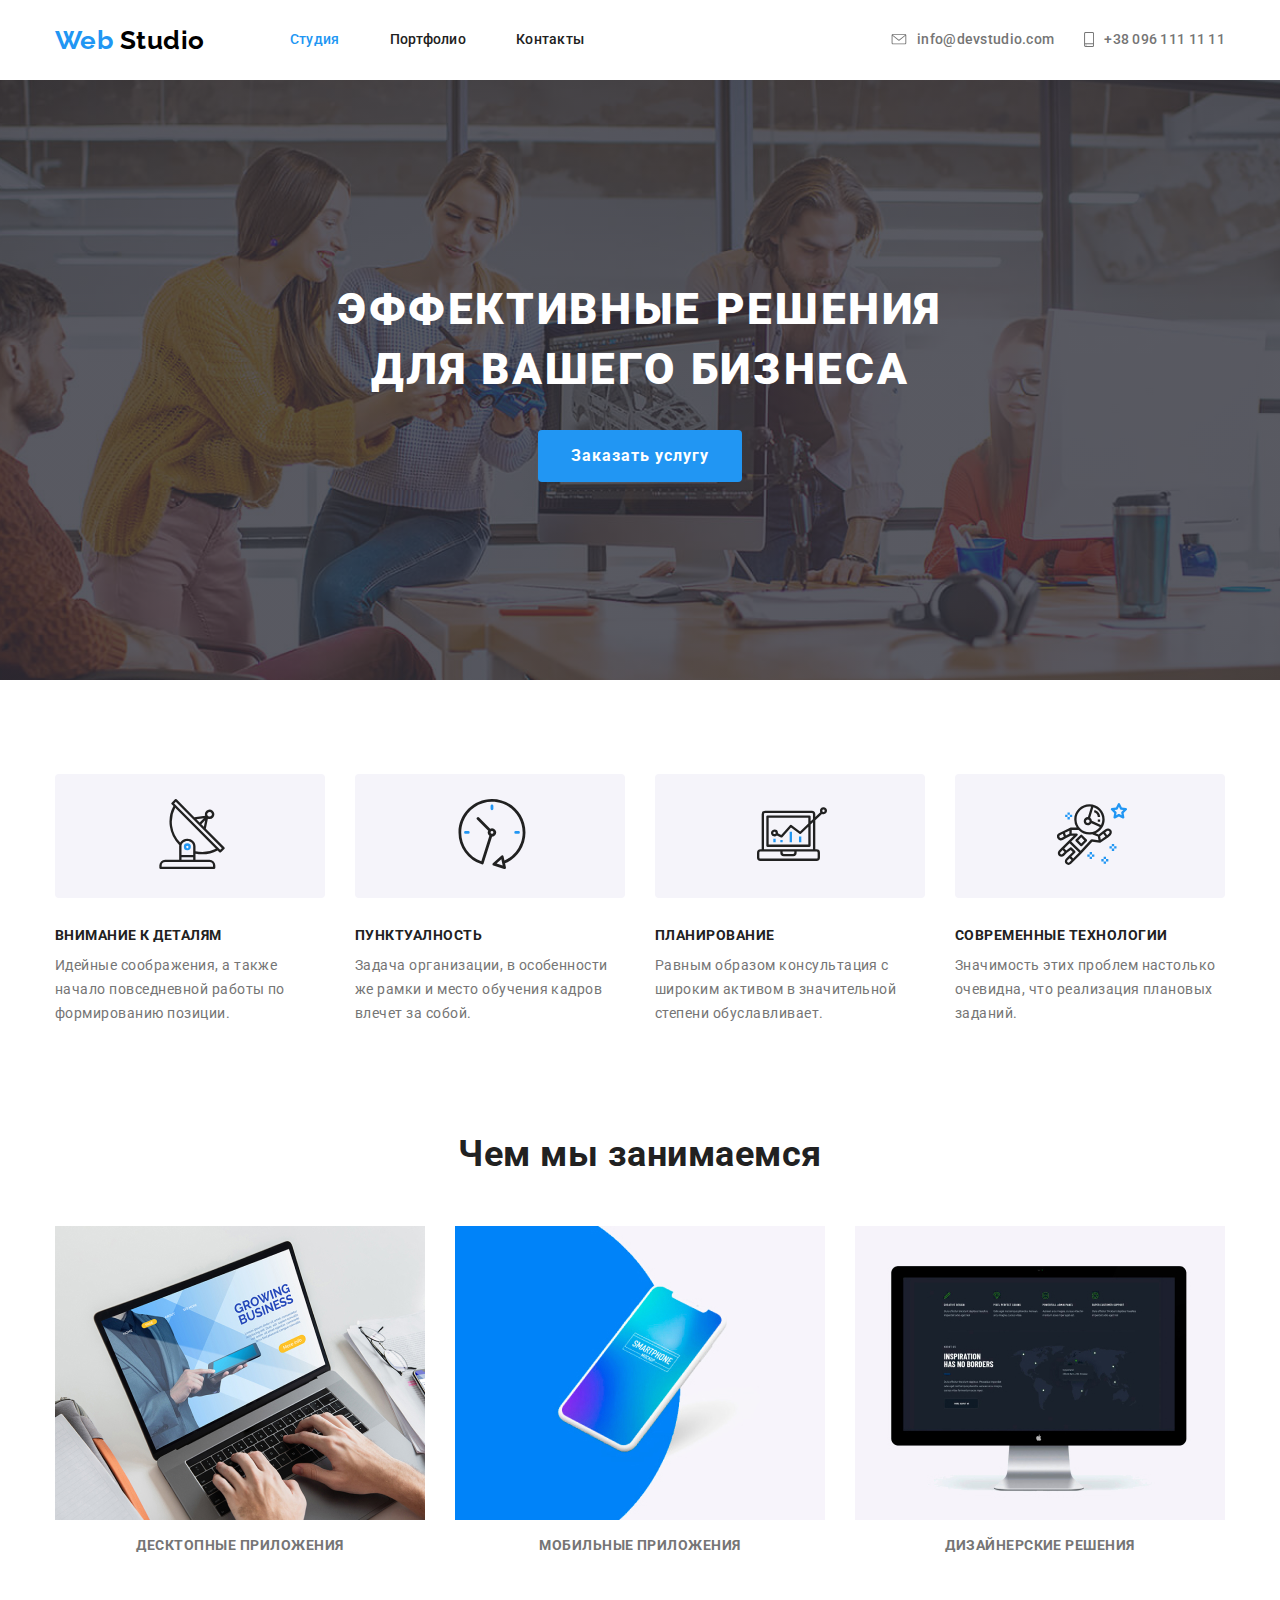
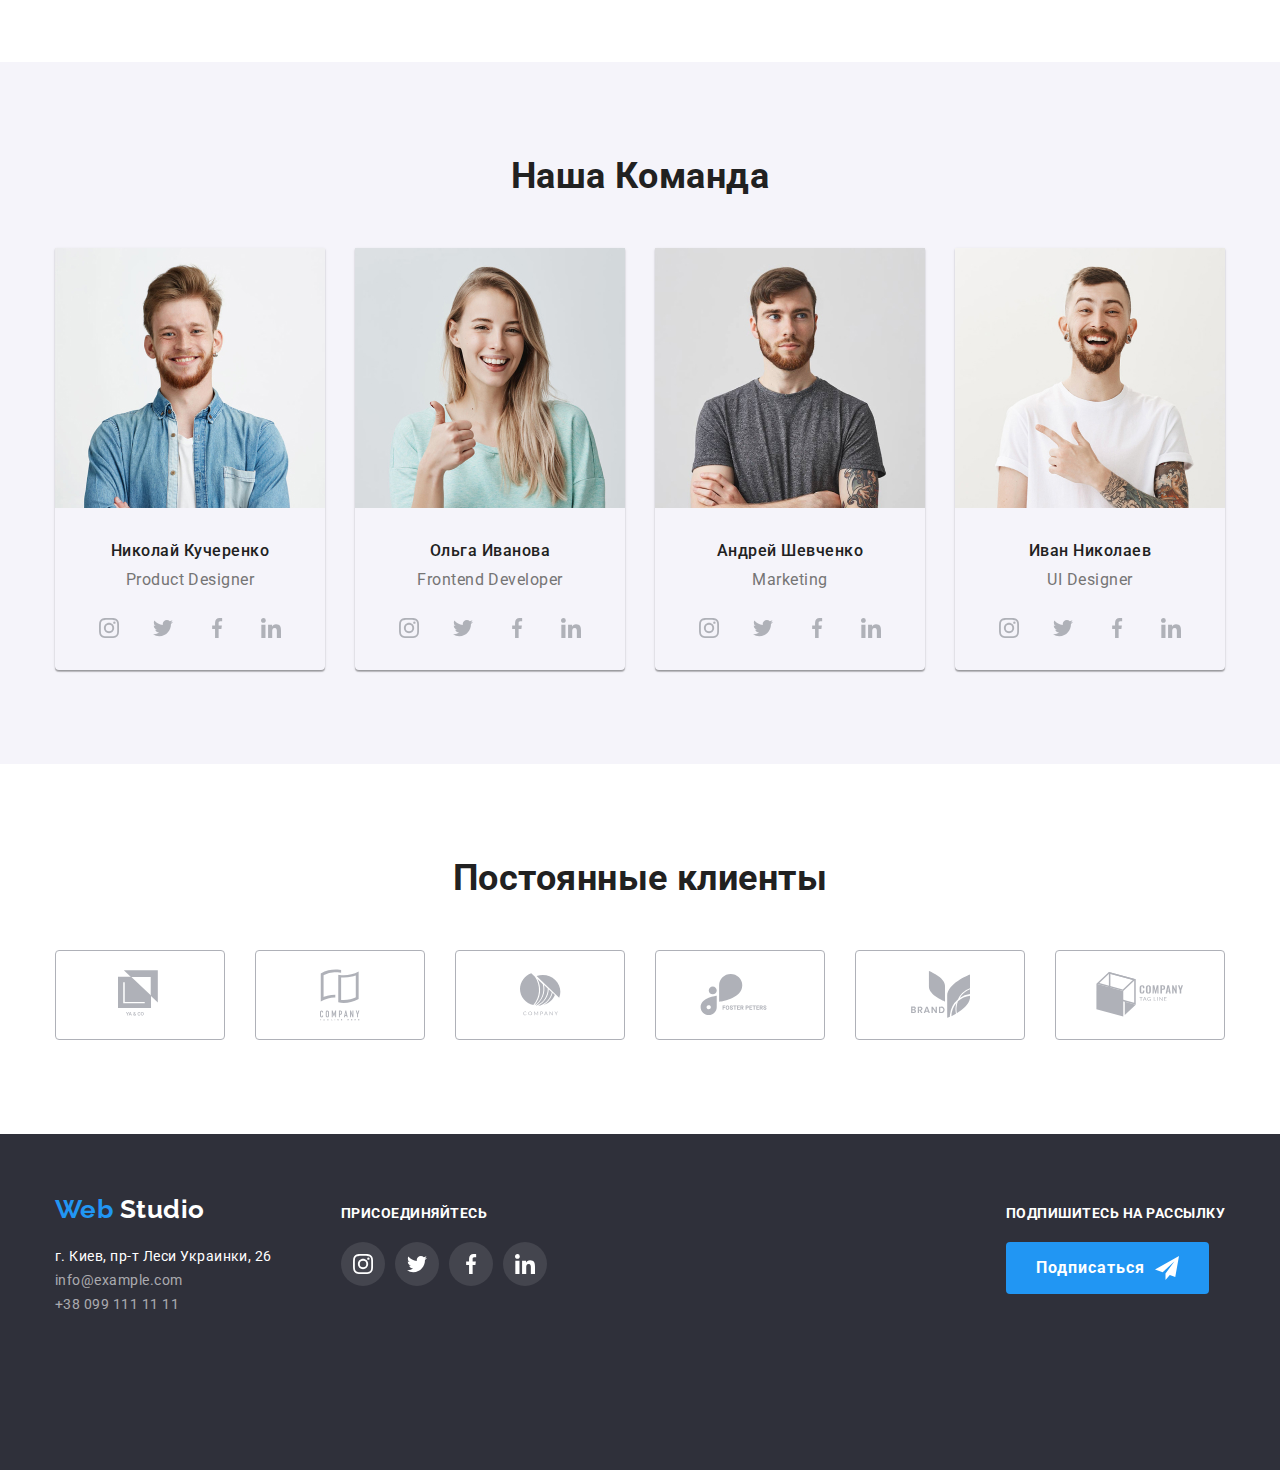
<file: index.html>
<!DOCTYPE html>
<html lang="ru">
  <head>
    <meta charset="UTF-8" />
    <meta name="viewport" content="width=device-width, initial-scale=1.0" />
    <title>Web Studio</title>
    <link
      href="https://fonts.googleapis.com/css2?family=Raleway:wght@700&family=Roboto:wght@400;500;700;900&display=swap"
      rel="stylesheet"
    />
    <link
      rel="stylesheet"
      href="https://cdnjs.cloudflare.com/ajax/libs/modern-normalize/0.7.0/modern-normalize.min.css"
    />

    <link rel="stylesheet" href="./сss/styles.css" />
  </head>
  <body>
    <!-- Шапка -->
    <header>
      <div class="container header">
        <nav class="header-nav">
          <a href="" class="logo link">
            <span class="logo-accent link">Web</span> Studio</a
          >

          <ul class="pages-nav list">
            <li class="item"><a href="" class="link current">Студия</a></li>
            <li class="item">
              <a href="./portfolio.html" class="link">Портфолио</a>
            </li>
            <li class="item"><a href="" class="link">Контакты</a></li>
          </ul>
        </nav>

        <ul class="header-contacts list">
          <li class="header-mail">
            <a href="mailto:info@devstudio.com" class="contacts link"
              ><svg class="icon-mail">
                <use href="./images/sprite.svg#envelope"></use>
              </svg>
              info@devstudio.com</a
            >
          </li>
          <li class="header-phone">
            <a href="tel:+380961111111" class="contacts link"
              ><svg class="icon-phone">
                <use href="./images/sprite.svg#smartphone"></use>
              </svg>
              +38 096 111 11 11</a
            >
          </li>
        </ul>
      </div>
    </header>

    <main>
      <!-- Герой -->
      <section class="hero">
        <h1 class="title">
          Эффективные решения <br />
          для вашего бизнеса
        </h1>
        <button class="hero-btn">Заказать услугу</button>
      </section>

      <!-- Особенности -->
      <section class="section">
        <div class="container features">
          <h2 class="visually-hiden">Особенности</h2>

          <ul class="features-list list">
            <li class="item">
              <div class="features-icon">
                <svg class="icon-antenna">
                  <use href="./images/sprite.svg#antenna"></use>
                </svg>
              </div>
              <h3 class="title">Внимание к деталям</h3>

              <p class="text">
                Идейные соображения, а также начало повседневной работы по
                формированию позиции.
              </p>
            </li>
            <li class="item">
              <div class="features-icon">
                <svg class="icon-clock">
                  <use href="./images/sprite.svg#clock"></use>
                </svg>
              </div>
              <h3 class="title">Пунктуалность</h3>

              <p class="text">
                Задача организации, в особенности же рамки и место обучения
                кадров влечет за собой.
              </p>
            </li>
            <li class="item">
              <div class="features-icon">
                <svg class="icon-diagram">
                  <use href="./images/sprite.svg#diagram"></use>
                </svg>
              </div>
              <h3 class="title">Планирование</h3>

              <p class="text">
                Равным образом консультация с широким активом в значительной
                степени обуславливает.
              </p>
            </li>
            <li class="item">
              <div class="features-icon">
                <svg class="icon-astronaut">
                  <use href="./images/sprite.svg#astronaut"></use>
                </svg>
              </div>
              <h3 class="title">Современные Технологии</h3>
              <p class="text">
                Значимость этих проблем настолько очевидна, что реализация
                плановых заданий.
              </p>
            </li>
          </ul>
        </div>
      </section>

      <!-- Чем мы занимаемся -->
      <section class="section">
        <div class="container">
          <h2 class="section-title">Чем мы занимаемся</h2>

          <ul class="directions list">
            <li class="item">
              <img src="./images/box-1.jpg" alt="Изображение Ноутбука" />
              <h3 class="direction-title">Десктопные приложения</h3>
            </li>
            <li class="item">
              <img src="./images/box-2.jpg" alt="Изображение Смартфона" />
              <h3 class="direction-title">Мобильные приложения</h3>
            </li>
            <li class="item">
              <img src="./images/box-3.jpg" alt="Изображение Монитора" />
              <h3 class="direction-title">Дизайнерские решения</h3>
            </li>
          </ul>
        </div>
      </section>

      <!-- Наша команда -->
      <section class="section our-team">
        <div class="container">
          <h2 class="section-title">Наша Команда</h2>

          <ul class="team list">
            <li class="item">
              <img
                class="img"
                src="./images/team-1.jpg"
                alt="Фотография Николая Кучеренко"
                width="270"
              />

              <h3 class="team-title">Николай Кучеренко</h3>
              <p class="team-position">Product Designer</p>

              <ul class="team-social list">
                <li>
                  <a href="" aria-label="Ссылка на Инстаграм" class="team-link">
                    <svg class="team-link-icon">
                      <use href="./images/sprite.svg#instagram"></use>
                    </svg>
                  </a>
                </li>
                <li>
                  <a href="" aria-label="Ссылка на Твиттер" class="team-link">
                    <svg class="team-link-icon">
                      <use href="./images/sprite.svg#twitter"></use>
                    </svg>
                  </a>
                </li>
                <li>
                  <a href="" aria-label="Ссылка на Фейсбук" class="team-link">
                    <svg class="team-link-icon">
                      <use href="./images/sprite.svg#facebook"></use>
                    </svg>
                  </a>
                </li>
                <li>
                  <a href="" aria-label="Ссылка на ЛинкедИн" class="team-link">
                    <svg class="team-link-icon">
                      <use href="./images/sprite.svg#linkedin"></use>
                    </svg>
                  </a>
                </li>
              </ul>
            </li>

            <li class="item">
              <img
                class="img"
                src="./images/team-2.jpg"
                alt="Фотография Ольги Ивановой"
                width="270"
              />

              <h3 class="team-title">Ольга Иванова</h3>
              <p class="team-position">Frontend Developer</p>

              <ul class="team-social list">
                <li>
                  <a href="" aria-label="Ссылка на Инстаграм" class="team-link">
                    <svg class="team-link-icon">
                      <use href="./images/sprite.svg#instagram"></use>
                    </svg>
                  </a>
                </li>
                <li>
                  <a href="" aria-label="Ссылка на Твиттер" class="team-link">
                    <svg class="team-link-icon">
                      <use href="./images/sprite.svg#twitter"></use>
                    </svg>
                  </a>
                </li>
                <li>
                  <a href="" aria-label="Ссылка на Фейсбук" class="team-link">
                    <svg class="team-link-icon">
                      <use href="./images/sprite.svg#facebook"></use>
                    </svg>
                  </a>
                </li>
                <li>
                  <a href="" aria-label="Ссылка на ЛинкедИн" class="team-link">
                    <svg class="team-link-icon">
                      <use href="./images/sprite.svg#linkedin"></use>
                    </svg>
                  </a>
                </li>
              </ul>
            </li>

            <li class="item">
              <img
                class="img"
                src="./images/team-3.jpg"
                alt="Фотография Андрея Шевченко"
                width="270"
              />

              <h3 class="team-title">Андрей Шевченко</h3>
              <p class="team-position">Marketing</p>

              <ul class="team-social list">
                <li>
                  <a href="" aria-label="Ссылка на Инстаграм" class="team-link">
                    <svg class="team-link-icon">
                      <use href="./images/sprite.svg#instagram"></use>
                    </svg>
                  </a>
                </li>
                <li>
                  <a href="" aria-label="Ссылка на Твиттер" class="team-link">
                    <svg class="team-link-icon">
                      <use href="./images/sprite.svg#twitter"></use>
                    </svg>
                  </a>
                </li>
                <li>
                  <a href="" aria-label="Ссылка на Фейсбук" class="team-link">
                    <svg class="team-link-icon">
                      <use href="./images/sprite.svg#facebook"></use>
                    </svg>
                  </a>
                </li>
                <li>
                  <a href="" aria-label="Ссылка на ЛинкедИн" class="team-link">
                    <svg class="team-link-icon">
                      <use href="./images/sprite.svg#linkedin"></use>
                    </svg>
                  </a>
                </li>
              </ul>
            </li>

            <li class="item">
              <img
                class="img"
                src="./images/team-4.jpg"
                alt="Фотография Ивана Николаева"
                width="270"
              />

              <h3 class="team-title">Иван Николаев</h3>
              <p class="team-position">UI Designer</p>

              <ul class="team-social list">
                <li>
                  <a href="" aria-label="Ссылка на Инстаграм" class="team-link">
                    <svg class="team-link-icon">
                      <use href="./images/sprite.svg#instagram"></use>
                    </svg>
                  </a>
                </li>
                <li>
                  <a href="" aria-label="Ссылка на Твиттер" class="team-link">
                    <svg class="team-link-icon">
                      <use href="./images/sprite.svg#twitter"></use>
                    </svg>
                  </a>
                </li>
                <li>
                  <a href="" aria-label="Ссылка на Фейсбук" class="team-link">
                    <svg class="team-link-icon">
                      <use href="./images/sprite.svg#facebook"></use>
                    </svg>
                  </a>
                </li>
                <li>
                  <a href="" aria-label="Ссылка на ЛинкедИн" class="team-link">
                    <svg class="team-link-icon">
                      <use href="./images/sprite.svg#linkedin"></use>
                    </svg>
                  </a>
                </li>
              </ul>
            </li>
          </ul>
        </div>
      </section>

      <!-- Постоянные клиенты -->
      <section class="section">
        <div class="container clients">
          <h2 class="section-title">Постоянные клиенты</h2>

          <ul class="list">
            <li class="item">
              <a href="" aria-label="Ссылка на клиента" class="client-link">
                <svg class="client-link-logo" width="44" height="49">
                  <use href=./images/sprite.svg#logo-1></use>
                </svg>
              </a>
            </li>

            <li class="item">
              <a href="" aria-label="Ссылка на клиента" class="client-link">
                <svg class="client-link-logo" width="40"  height="52">
                  <use href=./images/sprite.svg#logo-2></use>
                </svg>                
              </a>
            </li>

            <li class="item">
              <a href="" aria-label="Ссылка на клиента" class="client-link">
                <svg class="client-link-logo" width="41" height="43">
                  <use href=./images/sprite.svg#logo-3></use>
                </svg>               
              </a>
            </li>

            <li class="item">
              <a href="" aria-label="Ссылка на клиента" class="client-link">
                <svg class="client-link-logo"  width="80" height="42">
                  <use href=./images/sprite.svg#logo-4></use>
                </svg>                
              </a>
            </li>
            <li class="item">
              <a href="" aria-label="Ссылка на клиента" class="client-link">
                <svg class="client-link-logo"  width="59" height="47">
                  <use href=./images/sprite.svg#logo-5></use>
                </svg>                
              </a>
            </li>
            <li class="item">
              <a href="" aria-label="Ссылка на клиента" class="client-link">
                <svg class="client-link-logo" width="88" height="45">
                  <use href=./images/sprite.svg#logo-6></use>
                </svg>                
              </a>
            </li>
          </ul>
        </div>
      </section>
    </main>
    <!-- Футер -->
    <footer class="footer">
      <div class="container footer-main">
        <div class="logo-contacts">
          <div class="footer-logo">
            <a href="" class="logo-white link">
              <span class="logo-accent link">Web</span> Studio</a
            >
          </div>
          <div class="contacts">
            <p class="contacts-text">
              <span class="adress">г. Киев, пр-т Леси Украинки, 26</span> <br />
              <span class="mail">info@example.com</span> <br />
              <span class="phone">+38 099 111 11 11</span> <br />
            </p>
          </div>
        </div>

        <div class="footer-social">
          <p class="footer-text">Присоединяйтесь</p>
          <ul class="footer-list list">
            <li class="item">
              <a
                href=""
                aria-label="Ссылка на Instagram" class="footer-link">
                <svg class="footer-link-logo">
                  <use href=./images/sprite.svg#instagram></use>
                </svg>
              </a>
            </li>
            <li class="item">
              <a
                href=""
                aria-label="Ссылка на Twitter" class="footer-link">
                <svg class="footer-link-logo">
                  <use href=./images/sprite.svg#twitter></use>
                </svg>
              </a>
            </li>
            <li class="item">
              <a
                href=""
                aria-label="Ссылка на Facebook" class="footer-link">
                <svg class="footer-link-logo">
                  <use href=./images/sprite.svg#facebook></use>
                </svg>
              </a>
            </li>
            <li class="item">
              <a
                href=""
                aria-label="Ссылка на LinkedIn" class="footer-link">
                <svg class="footer-link-logo">
                  <use href=./images/sprite.svg#linkedin></use>
                </svg>
              </a>
            </li>
          </ul>
        </div>

        <div class="subscribe">
          <p class="text">Подпишитесь на рассылку</p>
          <button class="footer-btn">Подписаться
            <svg class="footer-btn-icon" width="24" height="24">
              <use href=./images/sprite.svg#send></use>
            </svg>
          </button>
        </div>
      </div>
    </footer>
  </body>
</html>
</file>
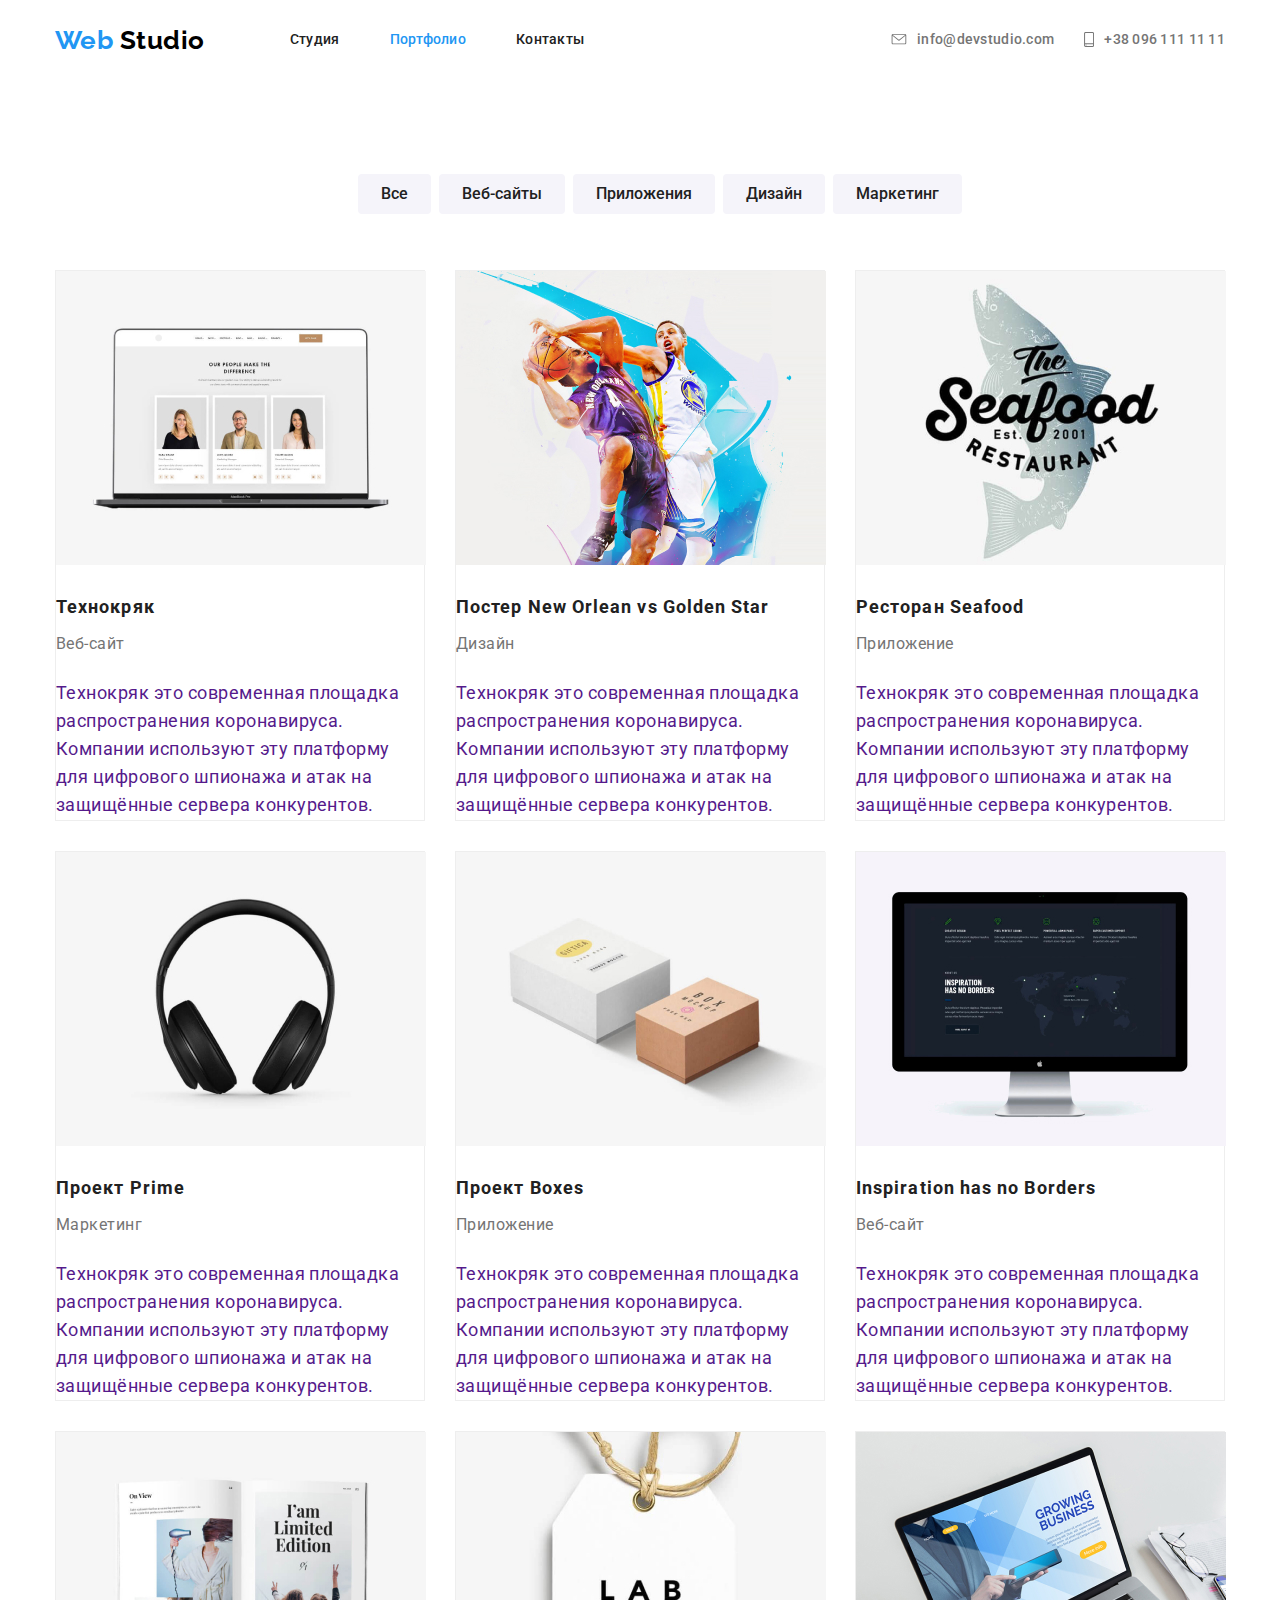
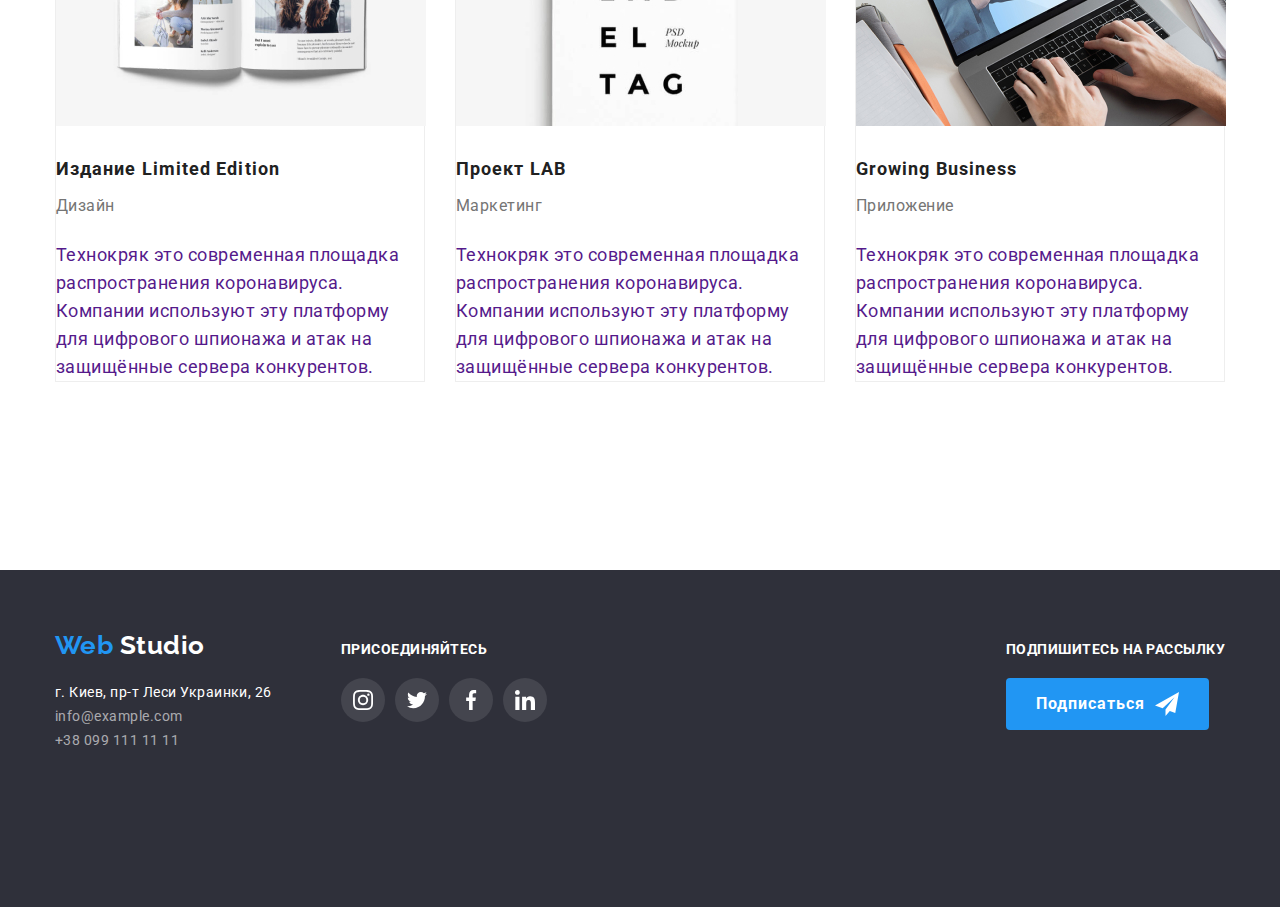
<file: portfolio.html>
<!DOCTYPE html>
<html lang="ru">
  <head>
    <meta charset="UTF-8" />
    <meta name="viewport" content="width=device-width, initial-scale=1.0" />
    <title>Web Studio - Портфолио</title>
    <link
      href="https://fonts.googleapis.com/css2?family=Raleway:wght@700&family=Roboto:wght@400;500;700;900&display=swap"
      rel="stylesheet"
    />
    <link
      rel="stylesheet"
      href="https://cdnjs.cloudflare.com/ajax/libs/modern-normalize/0.7.0/modern-normalize.min.css"
    />
    <link rel="stylesheet" href="./сss/styles.css" />
  </head>

  <body>
    <!-- Шапка -->
    <header>
      <div class="container header">
        <nav class="header-nav">
          <a href="" class="logo link">
            <span class="logo-accent link">Web</span> Studio</a
          >

          <ul class="pages-nav list">
            <li class="item"><a href="./index.html" class="link">Студия</a></li>
            <li class="item">
              <a href="./portfolio.html" class="link current">Портфолио</a>
            </li>
            <li class="item"><a href="" class="link">Контакты</a></li>
          </ul>
        </nav>

        <ul class="header-contacts list">
          <li class="header-mail">
            <a href="mailto:info@devstudio.com" class="contacts link"
              ><svg class="icon-mail">
                <use href="./images/sprite.svg#envelope"></use>
              </svg>
              info@devstudio.com</a
            >
          </li>
          <li class="header-phone">
            <a href="tel:+380961111111" class="contacts link"
              ><svg class="icon-phone">
                <use href="./images/sprite.svg#smartphone"></use>
              </svg>
              +38 096 111 11 11</a
            >
          </li>
        </ul>
      </div>
    </header>

    <main>
      <section class="portfolio">
        <div class="container">
          <h1 class="visually-hiden">Портфолио</h1>

          <ul class="filter">
            <li class="filter-nav list">
              <button class="filter-btn">Все</button>
            </li>
            <li class="filter-nav list">
              <button class="filter-btn">Веб-сайты</button>
            </li>
            <li class="filter-nav list">
              <button class="filter-btn">Приложения</button>
            </li>
            <li class="filter-nav list">
              <button class="filter-btn">Дизайн</button>
            </li>
            <li class="filter-nav list">
              <button class="filter-btn">Маркетинг</button>
            </li>
          </ul>

          <ul class="portfolio-list list">
            <li class="item">
              <a href="" class="link">
                <img
                  class="img"
                  src="./images/portfolio-product-1.jpg"
                  alt="Изображение веб-сайта на ноутбуке"
                />
                <h2 class="portfolio-title">Технокряк</h2>
                <p class="portfolio-directions">Веб-сайт</p>
                <p class="portfolio-text">
                  Технокряк это современная площадка распространения
                  коронавируса. Компании используют эту платформу для цифрового
                  шпионажа и атак на защищённые сервера конкурентов.
                </p>
              </a>
            </li>
            <li class="item">
              <a href="" class="link">
                <img
                  class="img"
                  src="./images/portfolio-product-2.jpg"
                  alt="Постер New Orlean vs Golden Star"
                />
                <h2 class="portfolio-title">
                  Постер New Orlean vs Golden Star
                </h2>
                <p class="portfolio-directions">Дизайн</p>
                <p class="portfolio-text">
                  Технокряк это современная площадка распространения
                  коронавируса. Компании используют эту платформу для цифрового
                  шпионажа и атак на защищённые сервера конкурентов.
                </p>
              </a>
            </li>
            <li class="item">
              <a href="" class="link">
                <img
                  class="img"
                  src="./images/portfolio-product-3.jpg"
                  alt="Постер ресторана Seafood"
                />
                <h2 class="portfolio-title">Ресторан Seafood</h2>
                <p class="portfolio-directions">Приложение</p>
                <p class="portfolio-text">
                  Технокряк это современная площадка распространения
                  коронавируса. Компании используют эту платформу для цифрового
                  шпионажа и атак на защищённые сервера конкурентов.
                </p>
              </a>
            </li>
            <li class="item">
              <a href="" class="link">
                <img
                  class="img"
                  src="./images/portfolio-product-4.jpg"
                  alt="Изображение наушников"
                />
                <h2 class="portfolio-title">Проект Prime</h2>
                <p class="portfolio-directions">Маркетинг</p>
                <p class="portfolio-text">
                  Технокряк это современная площадка распространения
                  коронавируса. Компании используют эту платформу для цифрового
                  шпионажа и атак на защищённые сервера конкурентов.
                </p>
              </a>
            </li>
            <li class="item">
              <a href="" class="link">
                <img
                  class="img"
                  src="./images/portfolio-product-5.jpg"
                  alt="Изображение коробок"
                />
                <h2 class="portfolio-title">Проект Boxes</h2>
                <p class="portfolio-directions">Приложение</p>
                <p class="portfolio-text">
                  Технокряк это современная площадка распространения
                  коронавируса. Компании используют эту платформу для цифрового
                  шпионажа и атак на защищённые сервера конкурентов.
                </p>
              </a>
            </li>
            <li class="item">
              <a href="" class="link">
                <img
                  class="img"
                  src="./images/box-3.jpg"
                  alt="Изображение монитора"
                />
                <h2 class="portfolio-title">Inspiration has no Borders</h2>
                <p class="portfolio-directions">Веб-сайт</p>
                <p class="portfolio-text">
                  Технокряк это современная площадка распространения
                  коронавируса. Компании используют эту платформу для цифрового
                  шпионажа и атак на защищённые сервера конкурентов.
                </p>
              </a>
            </li>
            <li class="item">
              <a href="" class="link">
                <img
                  class="img"
                  src="./images/portfolio-product-6.jpg"
                  alt="Изображение журнала"
                />
                <h2 class="portfolio-title">Издание Limited Edition</h2>
                <p class="portfolio-directions">Дизайн</p>
                <p class="portfolio-text">
                  Технокряк это современная площадка распространения
                  коронавируса. Компании используют эту платформу для цифрового
                  шпионажа и атак на защищённые сервера конкурентов.
                </p>
              </a>
            </li>
            <li class="item">
              <a href="" class="link">
                <img
                  class="img"
                  src="./images/portfolio-product-7.jpg"
                  alt="Изображение бирки"
                />
                <h2 class="portfolio-title">Проект LAB</h2>
                <p class="portfolio-directions">Маркетинг</p>
                <p class="portfolio-text">
                  Технокряк это современная площадка распространения
                  коронавируса. Компании используют эту платформу для цифрового
                  шпионажа и атак на защищённые сервера конкурентов.
                </p>
              </a>
            </li>
            <li class="item">
              <a href="" class="link">
                <img
                  class="img"
                  src="./images/box-1.jpg"
                  alt="Изображение ноутбука"
                />
                <h2 class="portfolio-title">Growing Business</h2>
                <p class="portfolio-directions">Приложение</p>
                <p class="portfolio-text">
                  Технокряк это современная площадка распространения
                  коронавируса. Компании используют эту платформу для цифрового
                  шпионажа и атак на защищённые сервера конкурентов.
                </p>
              </a>
            </li>
          </ul>
        </div>
      </section>
    </main>
    <!-- Футер -->
    <footer class="footer">
      <div class="container footer-main">
        <div class="logo-contacts">
          <div class="footer-logo">
            <a href="" class="logo-white link">
              <span class="logo-accent link">Web</span> Studio</a
            >
          </div>
          <div class="contacts">
            <p class="contacts-text">
              <span class="adress">г. Киев, пр-т Леси Украинки, 26</span> <br />
              <span class="mail">info@example.com</span> <br />
              <span class="phone">+38 099 111 11 11</span> <br />
            </p>
          </div>
        </div>

        <div class="footer-social">
          <p class="footer-text">Присоединяйтесь</p>
          <ul class="footer-list list">
            <li class="item">
              <a href="" aria-label="Ссылка на Instagram" class="footer-link">
                <svg class="footer-link-logo">
                  <use href=./images/sprite.svg#instagram></use>
                </svg>
              </a>
            </li>
            <li class="item">
              <a href="" aria-label="Ссылка на Twitter" class="footer-link">
                <svg class="footer-link-logo">
                  <use href=./images/sprite.svg#twitter></use>
                </svg>
              </a>
            </li>
            <li class="item">
              <a href="" aria-label="Ссылка на Facebook" class="footer-link">
                <svg class="footer-link-logo">
                  <use href=./images/sprite.svg#facebook></use>
                </svg>
              </a>
            </li>
            <li class="item">
              <a href="" aria-label="Ссылка на LinkedIn" class="footer-link">
                <svg class="footer-link-logo">
                  <use href=./images/sprite.svg#linkedin></use>
                </svg>
              </a>
            </li>
          </ul>
        </div>
        
        <div class="subscribe">
          <p class="text">Подпишитесь на рассылку</p>
          <button class="footer-btn">Подписаться
            <svg class="footer-btn-icon" width="24" height="24">
              <use href=./images/sprite.svg#send></use>
            </svg>
          </button>
        </div>
      </div>
    </footer>
  </body>
</html>
</file>
<file: сss/styles.css>
:root {
  --primary-text-color: #757575;
  --title-color: #212121;
  --accent-color: #2196f3;
  --black-color: #000000;
  --primary-white-color: #ffffff;
  --footer-color: #2f303a;
  --portfolio-button-color: #f5f4fa;
  --contacts-color: rgba(255, 255, 255, 0.6);
  --social-icon-color: #afb1b8;
}

/* белый цвет: #FFFFFF */
/* цвет заголовка: #212121 */
/* основной цвет текста: #757575 */
/* акцент: #2196F3 */
/* цвет контактов в футере: rgba(255, 255, 255, 0.6); */
/* черный цвет: #000000 */
/* цвет футера: #2F303A */
/* цвет кнопок портфолио: #F5F4FA */

body {
  background-color: var(--primary-white-color);
  color: var(--primary-text-color);
  font-family: Roboto, sans-serif;
  letter-spacing: 0.03em;
}

.list {
  margin: 0;
  padding: 0;
  list-style: none;
}

.link {
  text-decoration: none;
}

.visually-hiden {
  position: absolute !important;
  clip: rect(1px 1px 1px 1px);
  /* IE6, IE7 */
  clip: rect(1px, 1px, 1px, 1px);
  padding: 0 !important;
  border: 0 !important;
  height: 1px !important;
  width: 1px !important;
  overflow: hidden;
}

/* Секции */

.section-title {
  padding: 0;
  margin: 0px 0px 50px 0px;
  color: var(--title-color);

  font-weight: 700;
  font-size: 36px;
  line-height: 1.16;
  text-align: center;
}

.container {
  margin-left: auto;
  margin-right: auto;
  width: 1200px;
  padding-top: 94px;
  padding-bottom: 94px;
  padding-left: 15px;
  padding-right: 15px;
}

/*  Шапка */

/* Навигация */

.header {
  display: flex;

  padding-top: 0;
  padding-bottom: 0;
}

.header-nav {
  display: flex;
  align-items: center;
}

.logo-accent {
  color: var(--accent-color);

  font-family: Raleway, sans-serif;
  font-weight: 700;
  font-size: 26px;
  line-height: 1.19;
}

.logo {
  color: var(--black-color);

  margin-right: 85px;

  font-family: Raleway, sans-serif;
  font-weight: 700;
  font-size: 26px;
  line-height: 1.19;
}

.logo-white {
  color: var(--primary-white-color);

  font-family: Raleway, sans-serif;
  font-weight: 700;
  font-size: 26px;
  line-height: 1.19;
}

.pages-nav {
  display: flex;
}

.pages-nav .item + .item {
  margin-left: 50px;
}

.pages-nav .link {
  display: block;

  padding-top: 32px;
  padding-bottom: 32px;

  color: var(--title-color);

  font-weight: 500;
  font-size: 14px;
  line-height: 1.14;
  letter-spacing: 0.02em;
}

.pages-nav .link:hover,
.pages-nav .link:focus {
  color: var(--accent-color);
}

.pages-nav .link.current {
  color: var(--accent-color);
}

/* Контакты */

.header-contacts {
  display: flex;
  margin-left: auto;
  align-items: center;
}

.header-mail + .header-phone {
  margin-left: 30px;
}

.header-phone,
.header-mail {
  display: inline-flex;
  align-items: center;
}

.header-contacts .contacts {
  display: inline-flex;
  align-items: center;

  color: var(--primary-text-color);

  font-weight: 500;
  font-size: 14px;
  line-height: 1.14;
  letter-spacing: 0.02em;
}

.header-contacts .contacts:hover,
.header-contacts .contacts:focus {
  color: var(--accent-color);
}

.icon-mail {
  margin-right: 10px;
  width: 16px;
  height: 11px;
  fill: currentColor;
}

.icon-phone {
  margin-right: 10px;
  width: 10px;
  height: 15px;
  fill: currentColor;
}

/* Оформелние index.html */

/* Герой */
.hero {
  max-width: 1600px;
  height: 600px;
  margin-left: auto;
  margin-right: auto;
  padding-top: 200px;
  padding-bottom: 200px;

  background-image: linear-gradient(
      rgba(47, 48, 58, 0.8),
      rgba(47, 48, 58, 0.8)
    ),
    url(../images/hero-img.jpg);
  background-color: #000000;
  background-position: center;
  background-size: cover;

  text-align: center;
}

.hero .title {
  margin-top: 0;
  margin-bottom: 30px;

  color: var(--primary-white-color);

  font-weight: 900;
  font-size: 44px;
  line-height: 1.36;
  letter-spacing: 0.06em;
  text-transform: uppercase;
}

.hero-btn {
  padding: 10px 32px;
  min-width: 200px;
  border: 1px solid transparent;
  border-radius: 4px;

  color: var(--primary-white-color);
  background-color: var(--accent-color);

  font-weight: 700;
  font-size: 16px;
  line-height: 1.87;
  letter-spacing: 0.06em;
}

/* Особенности */

.features {
  padding-bottom: 0;
}

.features-list {
  display: flex;
}

.features-icon {
  padding: 25px 102px;
  width: 270px;
  margin-bottom: 30px;

  border-radius: 4px;
  background-color: var(--portfolio-button-color);
}

.icon-antenna,
.icon-clock,
.icon-diagram,
.icon-astronaut {
  width: 70px;
  height: 70px;
}

.features-list .title {
  margin-top: 0;
  margin-bottom: 10px;

  color: var(--title-color);

  font-weight: 700;
  font-size: 14px;
  line-height: 1.14;
  text-transform: uppercase;
}

.features-list .item {
  width: calc((100% - 90px) / 4);
  margin-right: 30px;
}

.features-list .item:nth-child(4n) {
  margin-right: 0;
}

.features-list .text {
  margin-top: 0;

  font-weight: 400;
  font-size: 14px;
  line-height: 1.71;
}

/* Чем мы занимаемся */

.directions {
  display: flex;
}

.directions .item {
  margin-right: 30px;
}

.directions .item:last-child {
  margin-right: 0;
}

.direction-title {
  font-weight: 700;
  font-size: 14px;
  line-height: 1.14;
  text-align: center;
  text-transform: uppercase;
}

/* Наша команда */

.our-team {
  background-color: var(--portfolio-button-color);
}

.team {
  display: flex;
}

.team .item {
  height: 422px;
  width: calc((100% - 90px) / 4);
  margin-right: 30px;

  box-shadow: 0px 2px 1px rgba(0, 0, 0, 0.2), 0px 1px 1px rgba(0, 0, 0, 0.14),
    0px 1px 3px rgba(0, 0, 0, 0.12);
  border-radius: 0px 0px 4px 4px;
}

.team .item:last-child {
  margin-right: 0;
}

.team .img {
  margin-bottom: 30px;
}

.team-title {
  margin-top: 0;
  margin-bottom: 10px;

  color: var(--title-color);

  font-weight: 500;
  font-size: 16px;
  line-height: 1.18;
  text-align: center;
}

.team-position {
  margin-top: 0;
  margin-bottom: 16px;

  font-weight: 400;
  font-size: 16px;
  line-height: 1.18;
  text-align: center;
}

.team-social {
  display: flex;
  padding: 0px 32px 24px;
}

.team-link {
  display: inline-flex;
  align-items: center;
  justify-content: center;
  border-radius: 50%;
  margin-right: 10px;
  width: 44px;
  height: 44px;
  color: var(--social-icon-color);
}

.team-link:hover,
.team-link:focus {
  color: var(--primary-white-color);
  background-color: var(--accent-color);
}

.team-link-icon {
  width: 20px;
  height: 20px;
  fill: currentColor;
}

/* Постоянные клиенты */

.clients .list {
  display: flex;
}

.clients .item {
  display: flex;
  margin-right: 30px;
}

.client-link {
  display: flex;
  align-items: center;
  justify-content: center;
  width: 170px;
  height: 90px;
  border-radius: 4px;
  border: 1px solid #afb1b8;
  color: var(--social-icon-color);
}

.client-link:hover,
.client-link:focus {
  color: var(--accent-color);
  border-color: var(--accent-color);
}

.client-link-logo {
  fill: currentColor;
}

/* Оформление portfolio.html */

.portfolio-list {
  display: flex;
  flex-wrap: wrap;
}

.portfolio .title {
  margin: 0;
}

.portfolio-list .item {
  width: calc((100% - 60px) / 3);
  margin-right: 30px;
  margin-bottom: 30px;

  background-color: #ffffff;
  border: 1px solid #eeeeee;
}

.portfolio-list .item:nth-child(3n) {
  margin-right: 0;
}

.portfolio-list .item:nth-last-child(-n + 3) {
  margin-bottom: 94px;
}

.portfolio-list .link {
  display: block;
}

.portfolio-list .img {
  margin-bottom: 20px;
}

.portfolio-title {
  margin-top: 0;
  margin-bottom: 4px;

  color: var(--title-color);

  font-weight: 700;
  font-size: 18px;
  line-height: 2;
  letter-spacing: 0.06em;
}
.portfolio-text {
  margin: 0;

  font-weight: 400;
  font-size: 18px;
  line-height: 1.56;
}

.portfolio-directions {
  margin-top: 0;
  margin-bottom: 20px;

  color: var(--primary-text-color);

  font-weight: 400;
  font-size: 16px;
  line-height: 1.87;
}
/* Фильтр портфолио */

.filter {
  display: flex;
  justify-content: center;

  margin-top: 0;
  margin-bottom: 56px;
}

.filter-nav + .filter-nav {
  margin-left: 8px;
}

.filter-btn {
  padding: 6px 22px;
  min-width: 73px;
  border-radius: 4px;
  border: 1px solid transparent;

  color: var(--title-color);
  background-color: var(--portfolio-button-color);

  font-family: roboto, sans-serif;
  font-weight: 500;
  font-size: 16px;
  line-height: 1.62;
  text-align: center;
}

.filter-btn:hover,
.filter-btn:focus {
  color: var(--primary-white-color);
  background-color: var(--accent-color);
}

/* Футер */
.footer {
  background-color: var(--footer-color);
}

.footer-main {
  display: flex;
  flex-wrap: wrap;
  padding-top: 0;
}
/* Лого */
.logo-contacts {
  padding-top: 60px;
  margin-right: 69px;
}

.footer-logo {
  display: flex;

  margin-bottom: 20px;
}

/* Контакты */

.contacts-text {
  margin-top: 0;
  margin-bottom: 60px;
}

.contacts-text .adress {
  color: var(--primary-white-color);

  font-weight: 400;
  font-size: 14px;
  line-height: 1.71;
}

.contacts-text .mail,
.contacts-text .phone {
  color: var(--contacts-color);

  font-weight: 400;
  font-size: 14px;
  line-height: 1.71;
}

/* Социальные сети */

.footer-social {
  padding-top: 72px;
}

.footer-text {
  margin-top: 0;
  margin-bottom: 20px;

  color: var(--primary-white-color);

  font-weight: 700;
  font-size: 14px;
  line-height: 1.14;
  text-transform: uppercase;
}

.footer-link {
  display: flex;
  align-items: center;
  justify-content: center;
  width: 44px;
  height: 44px;
  border-radius: 50%;
  color: var(--primary-white-color);
  background-color: rgba(255, 255, 255, 0.1);
}

.footer-link:hover,
.footer-link:focus {
  background-color: var(--accent-color);
}

.footer-link-logo {
  width: 20px;
  height: 20px;
  fill: currentColor;
}

.footer-list {
  display: flex;
}

.footer-list .item {
  margin-right: 10px;
}

footer-list .item:last-child {
  margin-right: 94px;
}

/* Подписка */

.subscribe {
  padding-top: 72px;
  margin-left: auto;
}
.subscribe .text {
  margin-top: 0;
  margin-bottom: 20px;

  color: var(--primary-white-color);

  font-weight: 700;
  font-size: 14px;
  line-height: 1.14;
  text-transform: uppercase;
}

.footer-btn {
  display: inline-flex;
  align-items: center;

  color: var(--primary-white-color);
  background-color: var(--accent-color);

  padding: 10px 29px;
  min-width: 200px;
  border-radius: 4px;
  border: 1px solid transparent;

  font-weight: 700;
  font-size: 16px;
  line-height: 1.87;
  letter-spacing: 0.06em;
}

.footer-btn-icon {
  margin-left: 10px;
}
</file>
